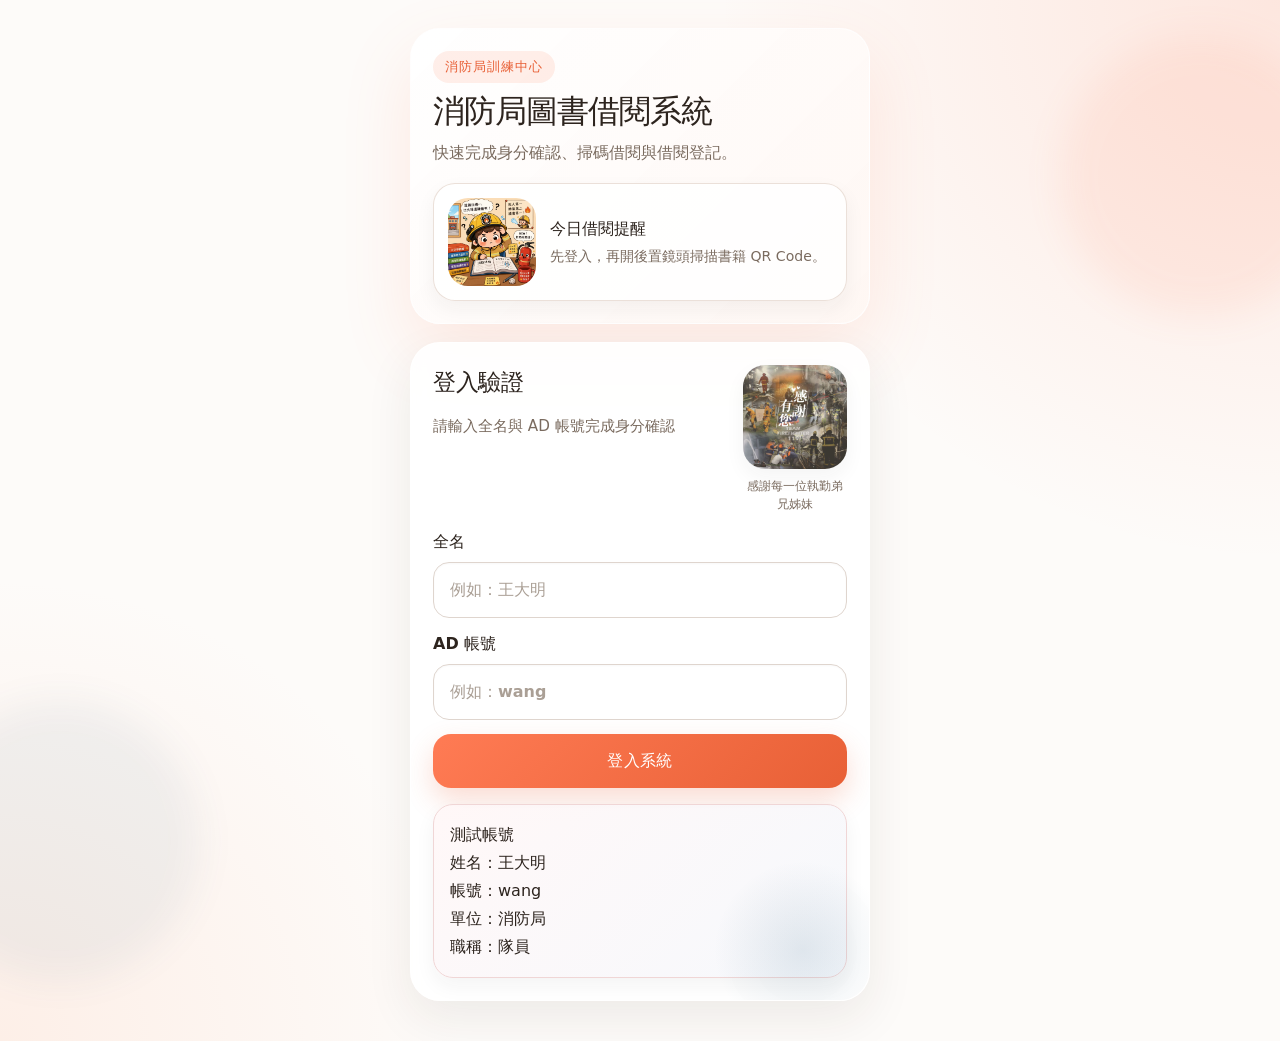
<file: borrow/index.html>
<!doctype html>
<html lang="en">
  <head>
    <meta charset="UTF-8" />
    <link rel="icon" type="image/svg+xml" href="./favicon.svg" />
    <meta name="viewport" content="width=device-width, initial-scale=1.0" />
    <title>fire-library-frontend</title>
    <script type="module" crossorigin src="./assets/index-CtVkqv7G.js"></script>
    <link rel="stylesheet" crossorigin href="./assets/index-DR9g-t5-.css">
  </head>
  <body>
    <div id="root"></div>
  </body>
</html>
</file>
<file: borrow/assets/index-DR9g-t5-.css>
:root{color:#17212b;font-synthesis:none;text-rendering:optimizelegibility;-webkit-font-smoothing:antialiased;-moz-osx-font-smoothing:grayscale;background:#eef3f8;font-family:Noto Sans TC,system-ui,sans-serif;font-weight:400;line-height:1.5}body{color:#17212b;background:linear-gradient(#e8f1fb 0%,#f7f9fc 100%);min-width:320px}:root{color:#2d241e;--bg-gradient:linear-gradient(135deg, #fdfbf9 0%, #fff2ec 100%);--surface:#ffffffe0;--surface-strong:#fff;--surface-dim:#f9f6f3;--primary:#ff7b54;--primary-hover:#e86036;--accent:#2f5d7c;--text-main:#2d241e;--text-muted:#7a6b5f;--border:#eadfd7;--shadow-sm:0 8px 20px #2d241e0d;--shadow-md:0 18px 48px #2d241e14;--shadow-lg:0 28px 70px #ff7b5424;background:#fdfbf9;font-family:Noto Sans TC,system-ui,sans-serif}*{box-sizing:border-box}html,body,#root{width:100%;min-height:100%;margin:0}body{background:var(--bg-gradient);min-width:320px;color:var(--text-main);background-image:radial-gradient(circle at 100% 0,#ff7b5429,#0000 34%),radial-gradient(circle at 0 100%,#ffb8962e,#0000 28%)}a{color:inherit;text-decoration:none}button,input{font:inherit}button{background:linear-gradient(135deg, var(--primary), var(--primary-hover));color:#fff;letter-spacing:.02em;cursor:pointer;border:0;border-radius:18px;width:100%;padding:15px 18px;font-weight:800;transition:transform .22s,box-shadow .22s;box-shadow:0 12px 28px #e8603638}button:hover{transform:translateY(-1px)}button.secondary{background:linear-gradient(135deg,#3f6986,#2f5d7c);box-shadow:0 10px 24px #2f5d7c2e}button.ghost{color:var(--accent);box-shadow:none;background:#f2ede9}.app-shell{justify-content:center;align-items:center;min-height:100vh;padding:28px 14px 40px;display:flex;position:relative;overflow:hidden}.page-glow{filter:blur(18px);opacity:.5;z-index:0;border-radius:999px;width:280px;height:280px;position:absolute}.page-glow-top{background:#ff7b542e;top:36px;right:-60px}.page-glow-bottom{background:#2f5d7c1f;bottom:60px;left:-80px}.phone-frame{z-index:1;width:100%;max-width:460px;position:relative}.app-header{margin-bottom:18px}.hero-banner{box-shadow:var(--shadow-lg);background:linear-gradient(135deg,#ffffffeb,#fff7f3f2);border:1px solid #ffffffc7;border-radius:30px;flex-direction:column;gap:16px;padding:22px;display:flex}.hero-copy{flex-direction:column;gap:10px;display:flex}.hero-badge{width:fit-content;color:var(--primary-hover);letter-spacing:.08em;background:#ff7b541f;border-radius:999px;padding:6px 12px;font-size:.82rem;font-weight:800;display:inline-flex}.app-header h1{letter-spacing:-.03em;margin:0;font-size:2rem;line-height:1.18}.app-header p{color:var(--text-muted);margin:0;font-size:.98rem;line-height:1.7}.hero-side-card{box-shadow:var(--shadow-sm);background:#ffffffd1;border:1px solid #eadfd7f2;border-radius:22px;align-items:center;gap:14px;padding:14px;display:flex}.hero-mascot{object-fit:cover;border-radius:20px;flex-shrink:0;width:88px;height:88px}.hero-side-text{flex-direction:column;gap:4px;display:flex}.hero-side-text strong{font-size:.98rem}.hero-side-text span{color:var(--text-muted);font-size:.88rem;line-height:1.6}.card{background:var(--surface);color:var(--text-main);box-shadow:var(--shadow-md);-webkit-backdrop-filter:blur(10px);backdrop-filter:blur(10px);border:1px solid #ffffffb3;border-radius:30px;flex-direction:column;gap:16px;padding:22px;display:flex}.card-login{position:relative;overflow:hidden}.card-login:after{content:"";pointer-events:none;background:radial-gradient(circle,#2f5d7c1f,#0000 70%);width:180px;height:180px;position:absolute;inset:auto -24px -40px auto}.section-heading{justify-content:space-between;align-items:flex-start;gap:16px;display:flex}.section-heading.compact{justify-content:flex-start}.card h2{letter-spacing:-.02em;margin:0;font-size:1.42rem}.form{flex-direction:column;gap:14px;display:flex}label{color:var(--text-main);flex-direction:column;gap:8px;font-weight:700;display:flex}input{width:100%;color:var(--text-main);background:#ffffffe6;border:1px solid #dfd5ce;border-radius:16px;padding:15px 16px;box-shadow:inset 0 1px 2px #2d241e08}input::placeholder{color:#aa9f95}.hint{color:var(--text-muted);font-size:.95rem;line-height:1.7}.mini-photo-card{text-align:center;flex-direction:column;flex-shrink:0;align-items:center;gap:8px;width:104px;display:flex}.mini-photo-card img{object-fit:cover;width:104px;height:104px;box-shadow:var(--shadow-sm);border-radius:22px}.mini-photo-card span{color:var(--text-muted);font-size:.76rem;line-height:1.5}.scan-note{color:#7a5c00;background:#fff5da;border-radius:14px;margin-top:-2px;padding:11px 13px;font-size:.9rem;line-height:1.6}#reader{position:relative}#reader video{object-fit:cover;border-radius:18px;width:100%!important;height:100%!important}#reader__scan_region,#reader__dashboard,#reader__header_message,#reader__status_span{color:#17212b!important;background:#fff!important}#reader__dashboard{padding:8px 0 0}#reader__dashboard_section,#reader__dashboard_section_csr,#reader__dashboard_section_fsr,#reader__dashboard_section_csr button,#reader__dashboard_section_swaplink,#reader__dashboard button,#reader__dashboard select,#reader__dashboard a{color:#17212b!important}#reader__dashboard_section_csr button,#reader__dashboard button{box-shadow:none!important;background:#fff!important;border:1px solid #c8d4e0!important;border-radius:10px!important;padding:10px 12px!important}#reader__dashboard select{background:#fff!important;border:1px solid #c8d4e0!important;border-radius:10px!important;padding:8px 10px!important}.error{color:#d62828;font-weight:800}.demo-box{color:var(--text-main);box-shadow:var(--shadow-sm);background:linear-gradient(135deg,#fff7f7f2,#f5f8fcf2);border:1px solid #f0d6d6;border-radius:20px;padding:16px;line-height:1.75}.info-grid{grid-template-columns:1fr 1fr;gap:12px;display:grid}.info-grid div{border:1px solid var(--border);background:linear-gradient(135deg,#fffffff0,#f8f3efeb);border-radius:18px;padding:14px}.info-grid span{color:#907f71;margin-bottom:6px;font-size:.78rem;display:block}.info-grid strong{line-height:1.5;display:block}.reader-box{background:#0f1720;border-radius:20px;width:100%;min-height:268px;overflow:hidden;box-shadow:inset 0 0 0 1px #ffffff14}.record-list{flex-direction:column;gap:12px;display:flex}.record-item{color:var(--text-main);border:1px solid var(--border);background:linear-gradient(135deg,#fffffff5,#f7f1eceb);border-radius:18px;padding:14px;line-height:1.7}.success-card{border:1px solid #6fb07e47;box-shadow:0 18px 48px #62b4711f}.success-copy{margin:0;font-size:1rem;font-weight:700}.action-stack{flex-direction:column;gap:12px;display:flex}@media (width<=480px){.app-shell{padding:18px 12px 28px}.phone-frame{max-width:100%}.hero-banner,.card{border-radius:24px;padding:18px}.section-heading{flex-direction:column}.mini-photo-card{text-align:left;flex-direction:row;justify-content:flex-start;width:100%}.mini-photo-card img{border-radius:18px;width:84px;height:84px}.hero-side-card{align-items:flex-start}.hero-mascot{border-radius:16px;width:72px;height:72px}.info-grid{grid-template-columns:1fr}}
</file>
